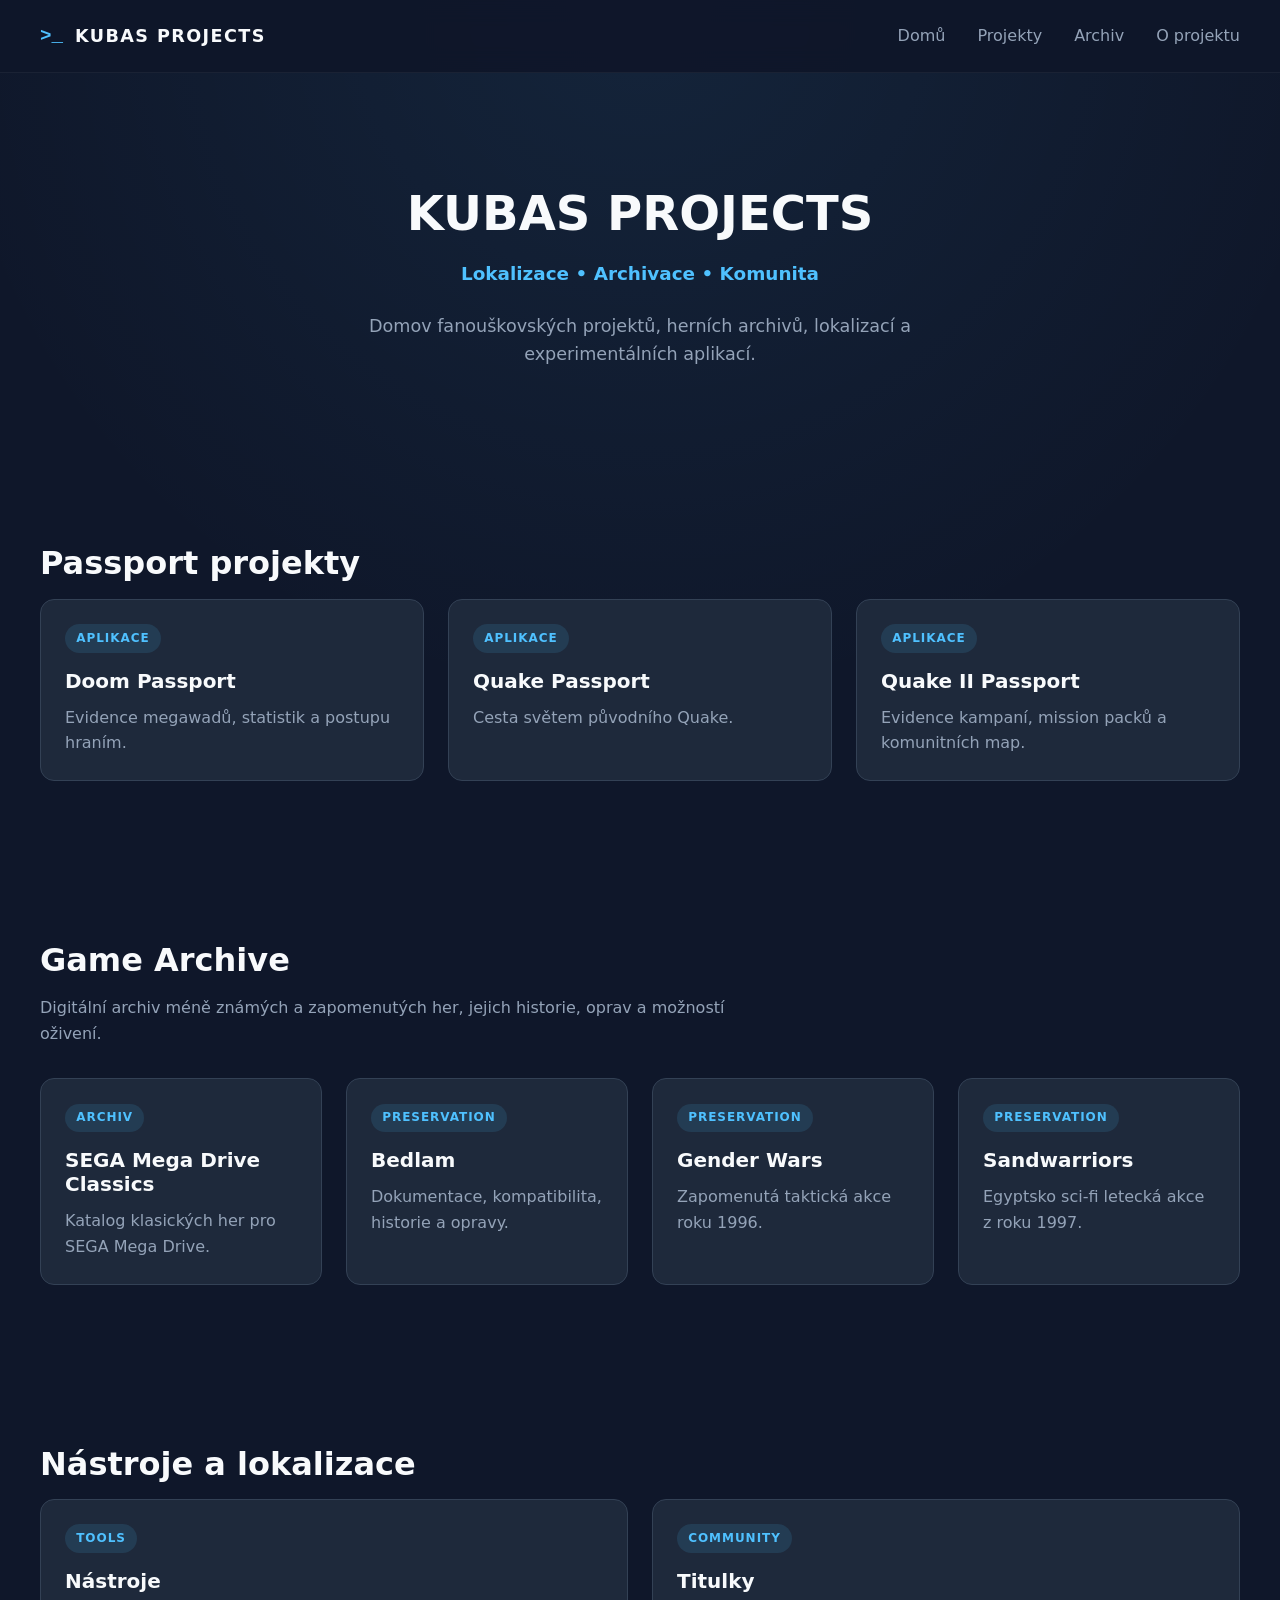
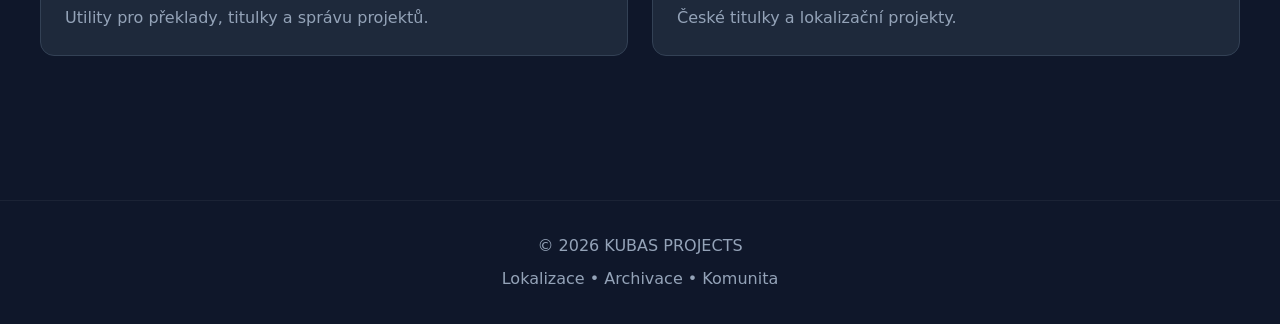
<file: index.html>
<!DOCTYPE html>
<html lang="cs">
<head>
    <meta charset="UTF-8">
    <meta name="viewport" content="width=device-width, initial-scale=1.0">
    <title>KUBAS PROJECTS</title>

    <meta name="description"
          content="Lokalizace, archivace a komunitní herní projekty.">

    <link rel="stylesheet" href="css/style.css">
</head>
<body>

<header class="site-header">

    <div class="container">

        <a href="/" class="logo">
            <span class="logo-symbol">&gt;_</span>
            <span class="logo-text">KUBAS PROJECTS</span>
        </a>

        <nav class="main-nav">
            <a href="/">Domů</a>
            <a href="#projects">Projekty</a>
            <a href="#archive">Archiv</a>
            <a href="about/">O projektu</a>
        </nav>

    </div>

</header>

<main>

    <section class="hero">

        <div class="container">

            <h1>KUBAS PROJECTS</h1>

            <p class="tagline">
                Lokalizace • Archivace • Komunita
            </p>

            <p class="hero-text">
                Domov fanouškovských projektů, herních archivů,
                lokalizací a experimentálních aplikací.
            </p>

        </div>

    </section>

    <section id="projects" class="section">

        <div class="container">

            <h2>Passport projekty</h2>

            <div class="project-grid">

                <a href="doom-passport/" class="project-card">

                    <div class="project-type">
                        APLIKACE
                    </div>

                    <h3>Doom Passport</h3>

                    <p>
                        Evidence megawadů, statistik
                        a postupu hraním.
                    </p>

                </a>

                <a href="quake-passport/" class="project-card">

                    <div class="project-type">
                        APLIKACE
                    </div>

                    <h3>Quake Passport</h3>

                    <p>
                        Cesta světem původního Quake.
                    </p>

                </a>

                <a href="quake2-passport/" class="project-card">

                    <div class="project-type">
                        APLIKACE
                    </div>

                    <h3>Quake II Passport</h3>

                    <p>
                        Evidence kampaní, mission packů
                        a komunitních map.
                    </p>

                </a>

            </div>

        </div>

    </section>

    <section id="archive" class="section">

        <div class="container">

            <h2>Game Archive</h2>

            <p class="section-description">
                Digitální archiv méně známých a zapomenutých her,
                jejich historie, oprav a možností oživení.
            </p>

            <div class="project-grid">

                <a href="sega-archive/" class="project-card">

                    <div class="project-type">
                        ARCHIV
                    </div>

                    <h3>SEGA Mega Drive Classics</h3>

                    <p>
                        Katalog klasických her pro SEGA Mega Drive.
                    </p>

                </a>

                <div class="project-card">

                    <div class="project-type">
                        PRESERVATION
                    </div>

                    <h3>Bedlam</h3>

                    <p>
                        Dokumentace, kompatibilita,
                        historie a opravy.
                    </p>

                </div>

                <div class="project-card">

                    <div class="project-type">
                        PRESERVATION
                    </div>

                    <h3>Gender Wars</h3>

                    <p>
                        Zapomenutá taktická akce roku 1996.
                    </p>

                </div>

                <div class="project-card">

                    <div class="project-type">
                        PRESERVATION
                    </div>

                    <h3>Sandwarriors</h3>

                    <p>
                        Egyptsko sci-fi letecká akce z roku 1997.
                    </p>

                </div>

            </div>

        </div>

    </section>

    <section class="section">

        <div class="container">

            <h2>Nástroje a lokalizace</h2>

            <div class="project-grid">

                <a href="tools/" class="project-card">

                    <div class="project-type">
                        TOOLS
                    </div>

                    <h3>Nástroje</h3>

                    <p>
                        Utility pro překlady, titulky
                        a správu projektů.
                    </p>

                </a>

                <a href="subtitles/" class="project-card">

                    <div class="project-type">
                        COMMUNITY
                    </div>

                    <h3>Titulky</h3>

                    <p>
                        České titulky a lokalizační projekty.
                    </p>

                </a>

            </div>

        </div>

    </section>

</main>

<footer class="site-footer">

    <div class="container">

        <p>
            © 2026 KUBAS PROJECTS
        </p>

        <p>
            Lokalizace • Archivace • Komunita
        </p>

    </div>

</footer>

</body>
</html>
</file>
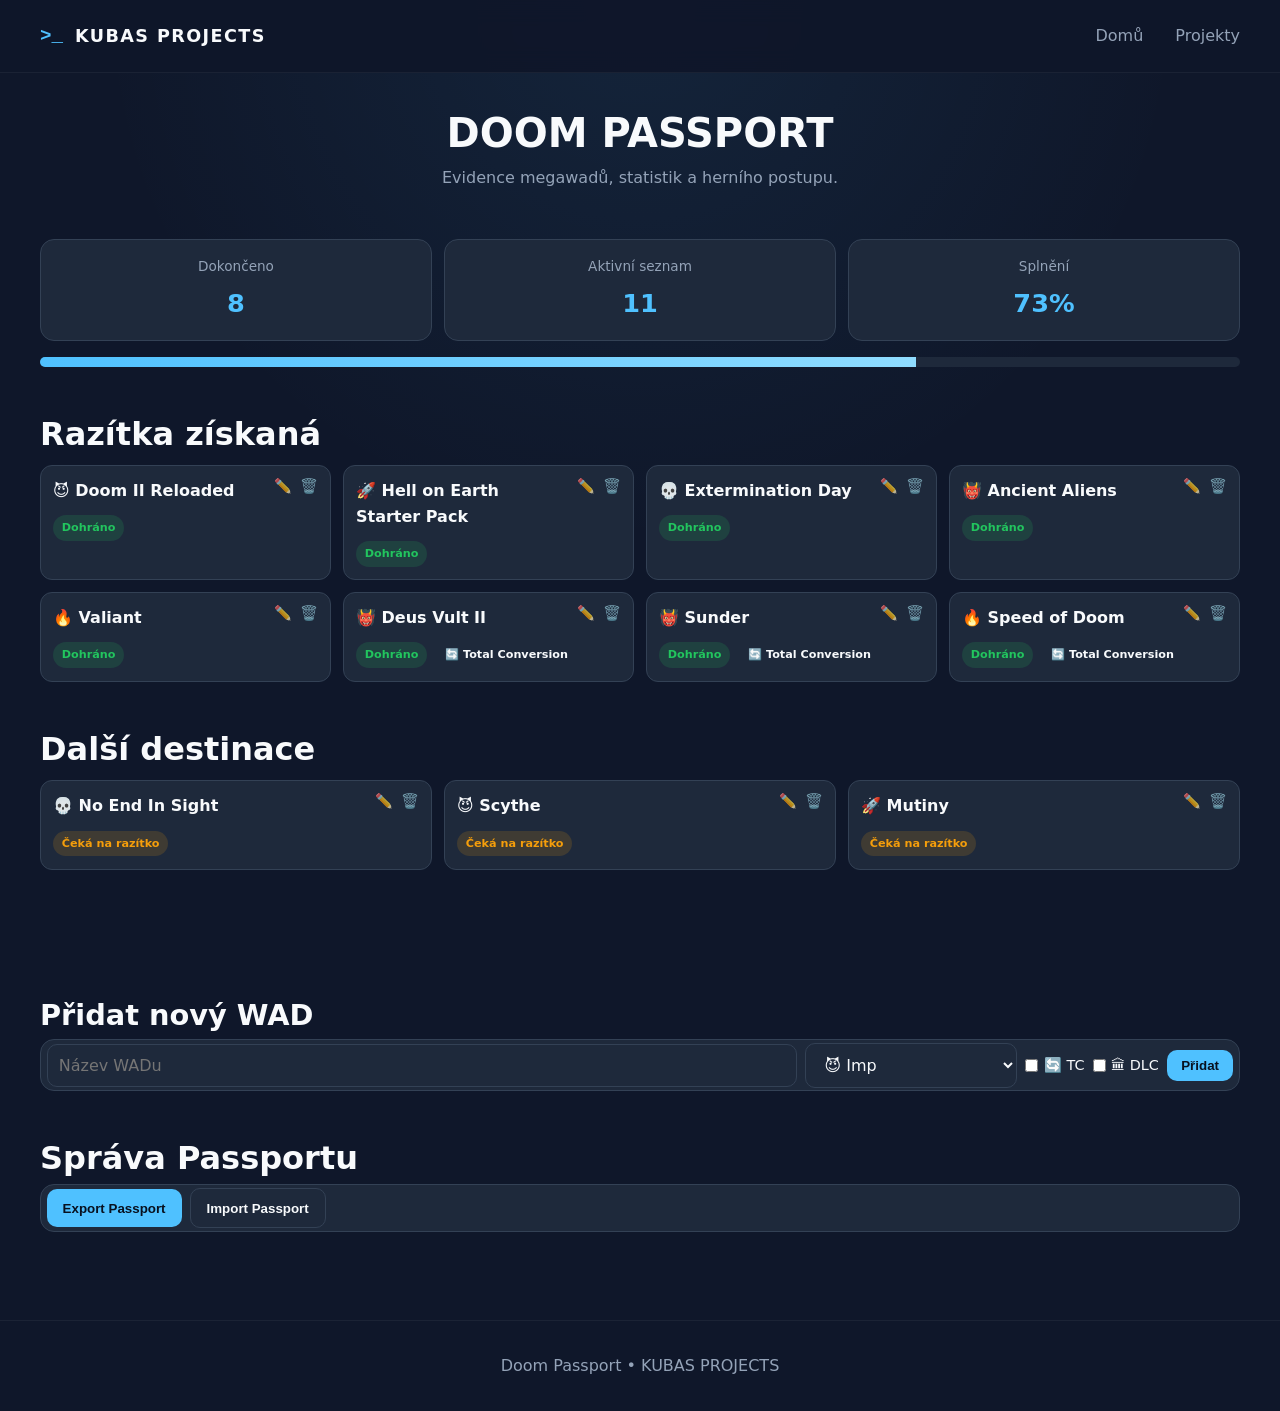
<file: doom-passport/index.html>
<!DOCTYPE html>
<html lang="cs">
<head>
    <meta charset="UTF-8">
    <meta name="viewport" content="width=device-width, initial-scale=1.0">
    <title>Doom Passport | KUBAS PROJECTS</title>

    <link rel="stylesheet" href="../css/style.css">
    <link rel="stylesheet" href="../css/passport.css">
</head>

<body>

<header class="site-header">

    <div class="container">

        <a href="../" class="logo">
            <span class="logo-symbol">>_</span>
            <span class="logo-text">
                KUBAS PROJECTS
            </span>
        </a>

        <nav class="main-nav">
            <a href="../">Domů</a>
            <a href="../#projects">Projekty</a>
        </nav>

    </div>

</header>

<main>

    <section class="passport-hero">

        <div class="container">

            <h1>DOOM PASSPORT</h1>

            <p>
                Evidence megawadů, statistik a herního postupu.
            </p>

        </div>

    </section>

    <section class="section">

        <div class="container">

            <div class="passport-stats">

                <div class="stat-card">

                    <span class="stat-label">
                        Dokončeno
                    </span>

                    <div
                        class="stat-value"
                        id="completed-count">

                        0

                    </div>

                </div>

                <div class="stat-card">

                    <span class="stat-label">
                        Aktivní seznam
                    </span>

                    <div
                        class="stat-value"
                        id="active-count">

                        0

                    </div>

                </div>

                <div class="stat-card">

                    <span class="stat-label">
                        Splnění
                    </span>

                    <div
                        class="stat-value"
                        id="progress-percent">

                        0%

                    </div>

                </div>

            </div>

            <div class="progress-bar">

                <div
                    class="progress-fill"
                    id="progress-fill">
                </div>

            </div>

        </div>

    </section>

    <section class="section">

        <div class="container">

            <h2>Razítka získaná</h2>

            <div
                id="completed-list"
                class="wad-list">
            </div>

        </div>

    </section>

    <section class="section">

        <div class="container">

            <h2>Další destinace</h2>

            <div
                id="pending-list"
                class="wad-list">
            </div>

        </div>

    </section>

    <section class="section utility-section">

        <div class="container">

            <h2>Přidat nový WAD</h2>

            <div class="add-form">

                <input
                    id="newName"
                    placeholder="Název WADu">

                <select id="newIcon">

                    <option value="😈">😈 Imp</option>
                    <option value="👹">👹 Cyberdemon</option>
                    <option value="💀">💀 Lost Soul</option>
                    <option value="🚀">🚀 Rocket Launcher</option>
                    <option value="🔫">🔫 Chaingun</option>
                    <option value="⚙️">⚙️ UAC</option>

                </select>

                    <label class="tag-option">

                        <input
                            type="checkbox"
                            id="newTotalConversion">

                        🔄 TC

                    </label>

                    <label class="tag-option">

                        <input
                            type="checkbox"
                            id="newOfficialDlc">

                        🏛 DLC

                    </label>

                <button
                    class="button"
                    id="addWadButton">

                    Přidat

                </button>

                <button
                    class="button button-secondary"
                    id="cancelEditButton"
                    style="display:none;">

                    Zrušit

                </button>

            </div>

        </div>

    </section>

    <section class="section">

        <div class="container">

            <h2>Správa Passportu</h2>

            <div class="add-form">

                <button
                    class="button"
                    id="exportButton">

                    Export Passport

                </button>

                <input
                    type="file"
                    id="importFile"
                    accept=".json"
                    style="display:none;">

                <button
                    class="button button-secondary"
                    id="importButton">

                    Import Passport

                </button>

            </div>

        </div>

    </section>

</main>

<footer class="site-footer">

    <div class="container">

        <p>
            Doom Passport • KUBAS PROJECTS
        </p>

    </div>

</footer>

<script src="app.js"></script>

</body>
</html>
</file>
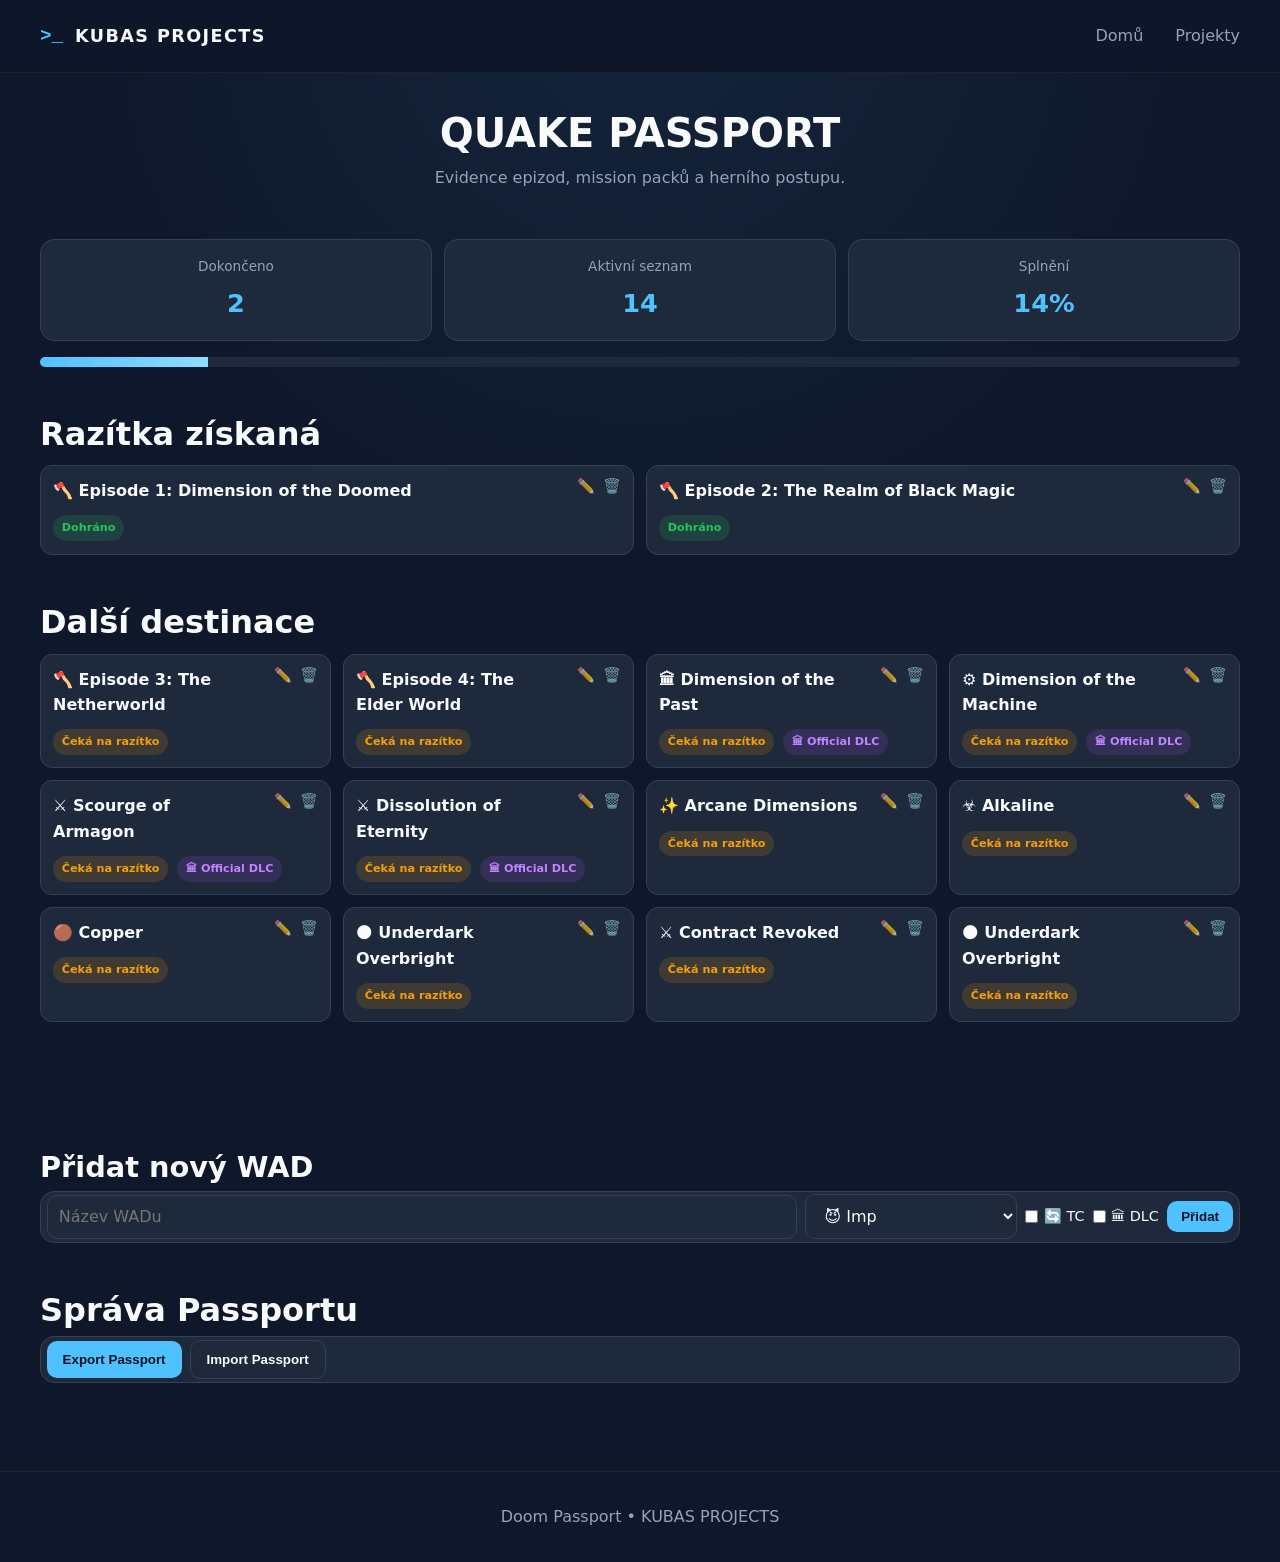
<file: quake-passport/index.html>
<!DOCTYPE html>
<html lang="cs">
<head>
    <meta charset="UTF-8">
    <meta name="viewport" content="width=device-width, initial-scale=1.0">
    <title>Quake Passport | KUBAS PROJECTS</title>

    <link rel="stylesheet" href="../css/style.css">
    <link rel="stylesheet" href="../css/passport.css">
</head>

<body>

<header class="site-header">

    <div class="container">

        <a href="../" class="logo">
            <span class="logo-symbol">>_</span>
            <span class="logo-text">
                KUBAS PROJECTS
            </span>
        </a>

        <nav class="main-nav">
            <a href="../">Domů</a>
            <a href="../#projects">Projekty</a>
        </nav>

    </div>

</header>

<main>

    <section class="passport-hero">

        <div class="container">

            <h1>QUAKE PASSPORT</h1>

            <p>
                Evidence epizod, mission packů a herního postupu.
            </p>

        </div>

    </section>

    <section class="section">

        <div class="container">

            <div class="passport-stats">

                <div class="stat-card">

                    <span class="stat-label">
                        Dokončeno
                    </span>

                    <div
                        class="stat-value"
                        id="completed-count">

                        0

                    </div>

                </div>

                <div class="stat-card">

                    <span class="stat-label">
                        Aktivní seznam
                    </span>

                    <div
                        class="stat-value"
                        id="active-count">

                        0

                    </div>

                </div>

                <div class="stat-card">

                    <span class="stat-label">
                        Splnění
                    </span>

                    <div
                        class="stat-value"
                        id="progress-percent">

                        0%

                    </div>

                </div>

            </div>

            <div class="progress-bar">

                <div
                    class="progress-fill"
                    id="progress-fill">
                </div>

            </div>

        </div>

    </section>

    <section class="section">

        <div class="container">

            <h2>Razítka získaná</h2>

            <div
                id="completed-list"
                class="wad-list">
            </div>

        </div>

    </section>

    <section class="section">

        <div class="container">

            <h2>Další destinace</h2>

            <div
                id="pending-list"
                class="wad-list">
            </div>

        </div>

    </section>

    <section class="section utility-section">

        <div class="container">

            <h2>Přidat nový WAD</h2>

            <div class="add-form">

                <input
                    id="newName"
                    placeholder="Název WADu">

                <select id="newIcon">

                    <option value="😈">😈 Imp</option>
                    <option value="👹">👹 Cyberdemon</option>
                    <option value="💀">💀 Lost Soul</option>
                    <option value="🚀">🚀 Rocket Launcher</option>
                    <option value="🔫">🔫 Chaingun</option>
                    <option value="⚙️">⚙️ UAC</option>

                </select>

                    <label class="tag-option">

                        <input
                            type="checkbox"
                            id="newTotalConversion">

                        🔄 TC

                    </label>

                    <label class="tag-option">

                        <input
                            type="checkbox"
                            id="newOfficialDlc">

                        🏛 DLC

                    </label>

                <button
                    class="button"
                    id="addWadButton">

                    Přidat

                </button>

                <button
                    class="button button-secondary"
                    id="cancelEditButton"
                    style="display:none;">

                    Zrušit

                </button>

            </div>

        </div>

    </section>

    <section class="section">

        <div class="container">

            <h2>Správa Passportu</h2>

            <div class="add-form">

                <button
                    class="button"
                    id="exportButton">

                    Export Passport

                </button>

                <input
                    type="file"
                    id="importFile"
                    accept=".json"
                    style="display:none;">

                <button
                    class="button button-secondary"
                    id="importButton">

                    Import Passport

                </button>

            </div>

        </div>

    </section>

</main>

<footer class="site-footer">

    <div class="container">

        <p>
            Doom Passport • KUBAS PROJECTS
        </p>

    </div>

</footer>

<script src="app.js"></script>

</body>
</html>
</file>
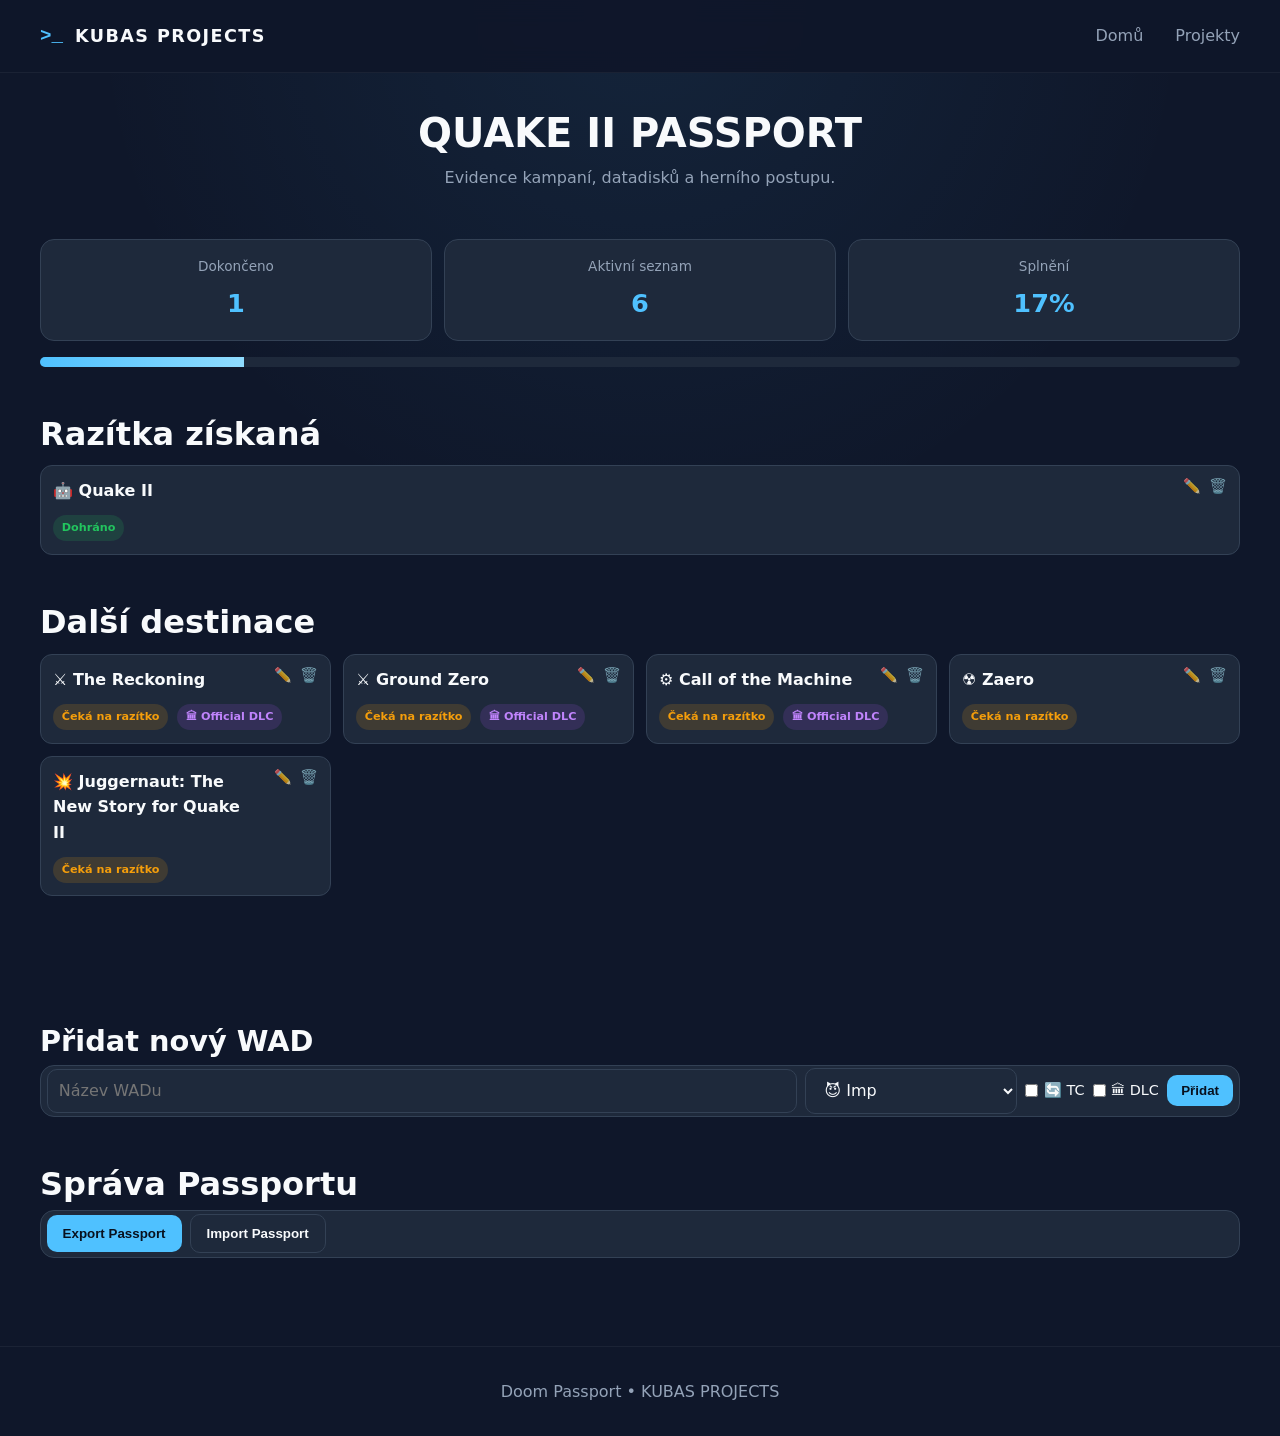
<file: quakeII-passport/index.html>
<!DOCTYPE html>
<html lang="cs">
<head>
    <meta charset="UTF-8">
    <meta name="viewport" content="width=device-width, initial-scale=1.0">
    <title>Quake II Passport | KUBAS PROJECTS</title>

    <link rel="stylesheet" href="../css/style.css">
    <link rel="stylesheet" href="../css/passport.css">
</head>

<body>

<header class="site-header">

    <div class="container">

        <a href="../" class="logo">
            <span class="logo-symbol">>_</span>
            <span class="logo-text">
                KUBAS PROJECTS
            </span>
        </a>

        <nav class="main-nav">
            <a href="../">Domů</a>
            <a href="../#projects">Projekty</a>
        </nav>

    </div>

</header>

<main>

    <section class="passport-hero">

        <div class="container">

            <h1>QUAKE II PASSPORT</h1>

            <p>
                Evidence kampaní, datadisků a herního postupu.
            </p>

        </div>

    </section>

    <section class="section">

        <div class="container">

            <div class="passport-stats">

                <div class="stat-card">

                    <span class="stat-label">
                        Dokončeno
                    </span>

                    <div
                        class="stat-value"
                        id="completed-count">

                        0

                    </div>

                </div>

                <div class="stat-card">

                    <span class="stat-label">
                        Aktivní seznam
                    </span>

                    <div
                        class="stat-value"
                        id="active-count">

                        0

                    </div>

                </div>

                <div class="stat-card">

                    <span class="stat-label">
                        Splnění
                    </span>

                    <div
                        class="stat-value"
                        id="progress-percent">

                        0%

                    </div>

                </div>

            </div>

            <div class="progress-bar">

                <div
                    class="progress-fill"
                    id="progress-fill">
                </div>

            </div>

        </div>

    </section>

    <section class="section">

        <div class="container">

            <h2>Razítka získaná</h2>

            <div
                id="completed-list"
                class="wad-list">
            </div>

        </div>

    </section>

    <section class="section">

        <div class="container">

            <h2>Další destinace</h2>

            <div
                id="pending-list"
                class="wad-list">
            </div>

        </div>

    </section>

    <section class="section utility-section">

        <div class="container">

            <h2>Přidat nový WAD</h2>

            <div class="add-form">

                <input
                    id="newName"
                    placeholder="Název WADu">

                <select id="newIcon">

                    <option value="😈">😈 Imp</option>
                    <option value="👹">👹 Cyberdemon</option>
                    <option value="💀">💀 Lost Soul</option>
                    <option value="🚀">🚀 Rocket Launcher</option>
                    <option value="🔫">🔫 Chaingun</option>
                    <option value="⚙️">⚙️ UAC</option>

                </select>

                    <label class="tag-option">

                        <input
                            type="checkbox"
                            id="newTotalConversion">

                        🔄 TC

                    </label>

                    <label class="tag-option">

                        <input
                            type="checkbox"
                            id="newOfficialDlc">

                        🏛 DLC

                    </label>

                <button
                    class="button"
                    id="addWadButton">

                    Přidat

                </button>

                <button
                    class="button button-secondary"
                    id="cancelEditButton"
                    style="display:none;">

                    Zrušit

                </button>

            </div>

        </div>

    </section>

    <section class="section">

        <div class="container">

            <h2>Správa Passportu</h2>

            <div class="add-form">

                <button
                    class="button"
                    id="exportButton">

                    Export Passport

                </button>

                <input
                    type="file"
                    id="importFile"
                    accept=".json"
                    style="display:none;">

                <button
                    class="button button-secondary"
                    id="importButton">

                    Import Passport

                </button>

            </div>

        </div>

    </section>

</main>

<footer class="site-footer">

    <div class="container">

        <p>
            Doom Passport • KUBAS PROJECTS
        </p>

    </div>

</footer>

<script src="app.js"></script>

</body>
</html>
</file>
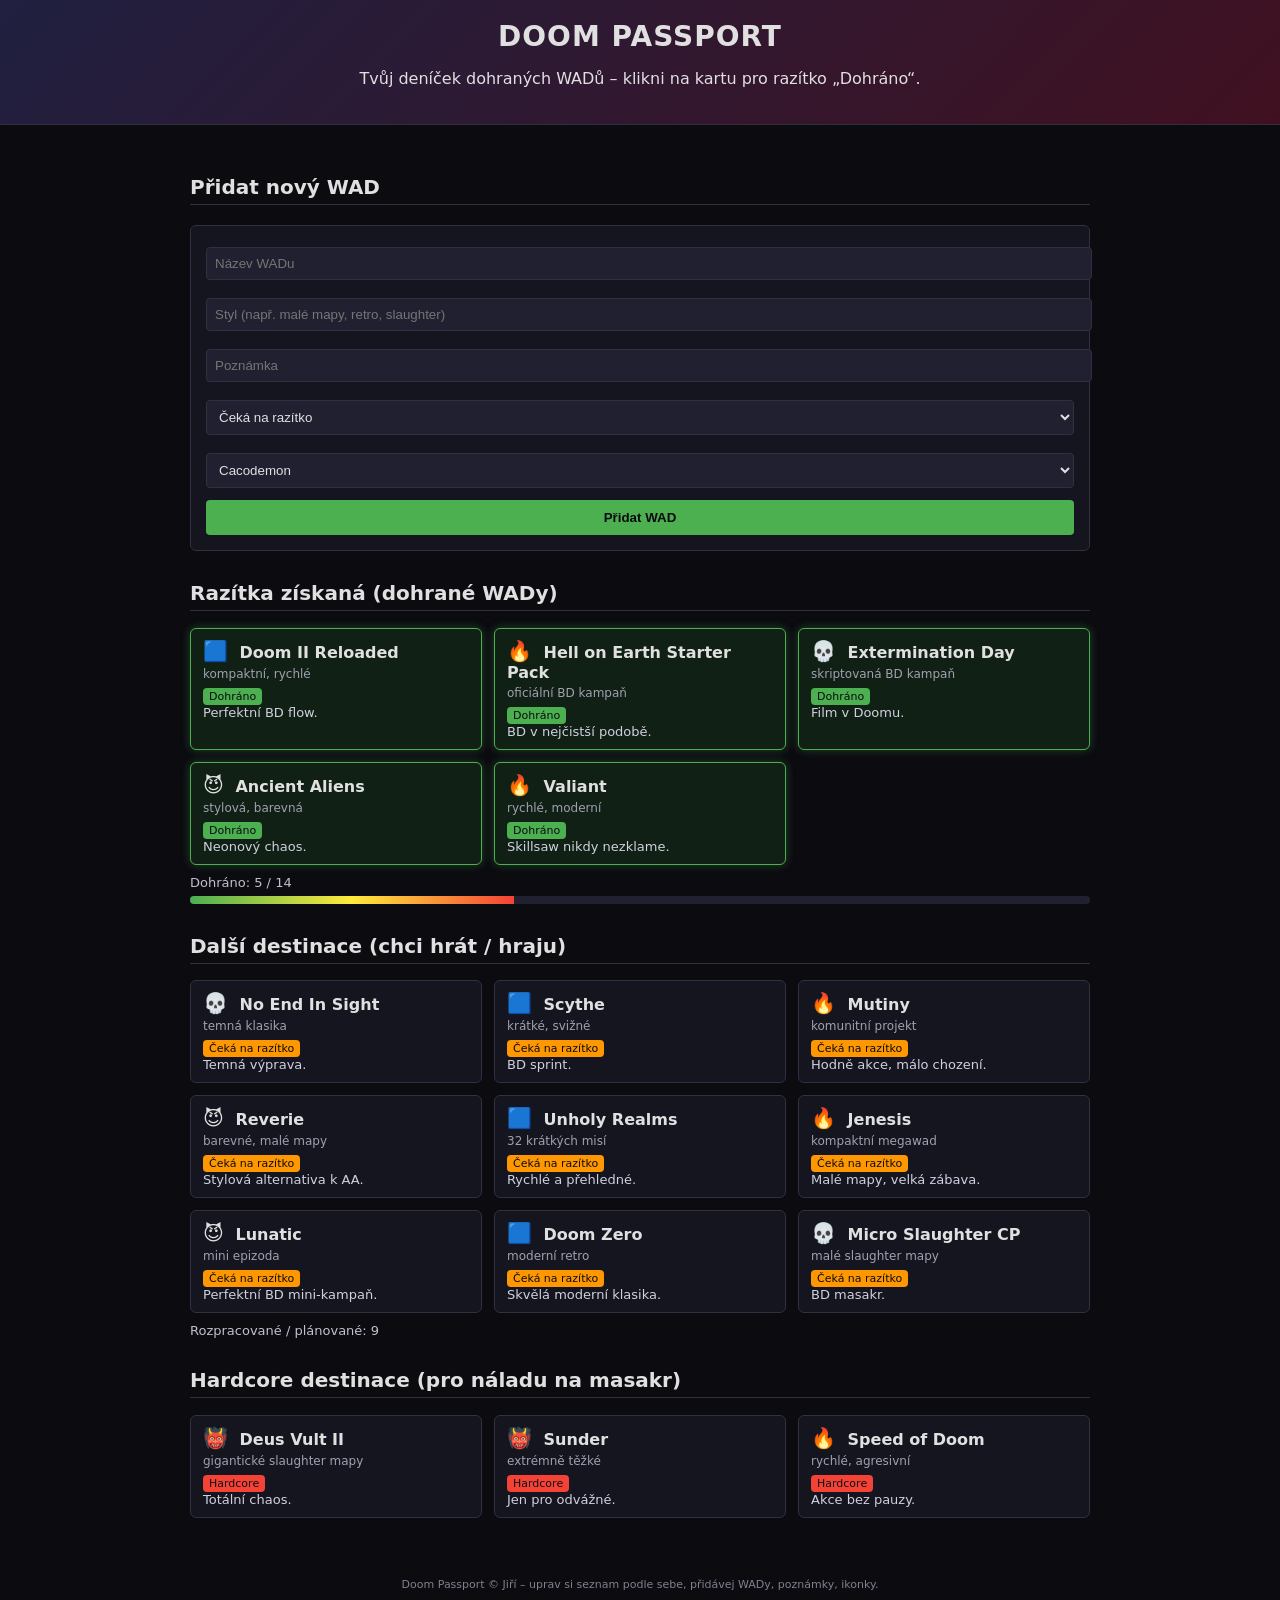
<file: Doom Passport.html>
<!DOCTYPE html>
<html lang="cs">
<head>
    <meta charset="UTF-8">
    <title>Doom Passport</title>
    <style>
        body {
            background: #0b0b10;
            color: #e0e0e0;
            font-family: system-ui, -apple-system, BlinkMacSystemFont, "Segoe UI", sans-serif;
            margin: 0;
            padding: 0;
        }

        header {
            padding: 20px;
            text-align: center;
            background: linear-gradient(135deg, #202040, #401020);
            border-bottom: 1px solid #303040;
        }

        h1 {
            margin: 0;
            font-size: 28px;
            letter-spacing: 1px;
        }

        h2 {
            margin-top: 30px;
            font-size: 20px;
            border-bottom: 1px solid #303040;
            padding-bottom: 5px;
        }

        main {
            max-width: 900px;
            margin: 0 auto;
            padding: 20px;
        }

        .section {
            margin-bottom: 30px;
        }

        .wad-list {
            display: grid;
            grid-template-columns: repeat(auto-fit, minmax(260px, 1fr));
            gap: 12px;
            margin-top: 10px;
        }

        .wad-card {
            background: #151520;
            border: 1px solid #303040;
            border-radius: 6px;
            padding: 10px 12px;
            cursor: pointer;
            transition: transform 0.1s ease, box-shadow 0.1s ease, border-color 0.1s ease;
        }

        .wad-card:hover {
            transform: translateY(-2px);
            box-shadow: 0 0 10px rgba(255, 80, 80, 0.25);
            border-color: #ff5050;
        }

        .wad-card.completed {
            background: #102015;
            border-color: #4caf50;
            box-shadow: 0 0 10px rgba(76, 175, 80, 0.35);
        }

        .wad-title {
            font-weight: 600;
            margin-bottom: 4px;
        }

        .wad-meta {
            font-size: 12px;
            color: #a0a0b0;
            margin-bottom: 4px;
        }

        .wad-note {
            font-size: 13px;
            color: #d0d0e0;
        }

        .wad-icon {
            font-size: 20px;
            margin-right: 6px;
        }

        .badge {
            display: inline-block;
            font-size: 11px;
            padding: 2px 6px;
            border-radius: 4px;
            margin-right: 4px;
        }

        .badge-completed {
            background: #4caf50;
            color: #0b0b10;
        }

        .badge-pending {
            background: #ff9800;
            color: #0b0b10;
        }

        .badge-hardcore {
            background: #f44336;
            color: #0b0b10;
        }

        .stats {
            margin-top: 10px;
            font-size: 13px;
            color: #c0c0d0;
        }

        .progress-bar {
            margin-top: 6px;
            width: 100%;
            height: 8px;
            background: #202030;
            border-radius: 4px;
            overflow: hidden;
        }

        .progress-fill {
            height: 100%;
            background: linear-gradient(90deg, #4caf50, #ffeb3b, #f44336);
            width: 0%;
            transition: width 0.2s ease;
        }

        footer {
            text-align: center;
            font-size: 11px;
            color: #808090;
            padding: 10px 0 16px;
        }

        /* Formulář */
        .add-form {
            background: #151520;
            border: 1px solid #303040;
            border-radius: 6px;
            padding: 15px;
            margin-top: 20px;
        }

        .add-form input, .add-form select {
            width: 100%;
            padding: 8px;
            margin-top: 6px;
            margin-bottom: 12px;
            background: #202030;
            border: 1px solid #303040;
            color: #e0e0e0;
            border-radius: 4px;
        }

        .add-form button {
            width: 100%;
            padding: 10px;
            background: #4caf50;
            border: none;
            border-radius: 4px;
            color: #0b0b10;
            font-weight: bold;
            cursor: pointer;
        }

        .add-form button:hover {
            background: #66d366;
        }
    </style>
</head>
<body>
<header>
    <h1>DOOM PASSPORT</h1>
    <p>Tvůj deníček dohraných WADů – klikni na kartu pro razítko „Dohráno“.</p>
</header>

<main>

    <!-- Formulář pro přidání WADu -->
    <section class="section">
        <h2>Přidat nový WAD</h2>
        <div class="add-form">
            <input id="newName" placeholder="Název WADu">
            <input id="newStyle" placeholder="Styl (např. malé mapy, retro, slaughter)">
            <input id="newNote" placeholder="Poznámka">
            <select id="newStatus">
                <option value="pending">Čeká na razítko</option>
                <option value="completed">Dohráno</option>
                <option value="hardcore">Hardcore</option>
            </select>
            <select id="newIcon">
                <option value="😈">Cacodemon</option>
                <option value="🔥">Revenant</option>
                <option value="💀">Baron</option>
                <option value="👹">Cyberdemon</option>
                <option value="🟦">Imp</option>
            </select>
            <button onclick="addWad()">Přidat WAD</button>
        </div>
    </section>

    <section class="section">
        <h2>Razítka získaná (dohrané WADy)</h2>
        <div class="wad-list" id="completed-list"></div>
        <div class="stats" id="completed-stats"></div>
        <div class="progress-bar">
            <div class="progress-fill" id="completed-progress"></div>
        </div>
    </section>

    <section class="section">
        <h2>Další destinace (chci hrát / hraju)</h2>
        <div class="wad-list" id="pending-list"></div>
        <div class="stats" id="pending-stats"></div>
    </section>

    <section class="section">
        <h2>Hardcore destinace (pro náladu na masakr)</h2>
        <div class="wad-list" id="hardcore-list"></div>
    </section>

</main>

<footer>
    Doom Passport &copy; Jiří – uprav si seznam podle sebe, přidávej WADy, poznámky, ikonky.
</footer>

<script>
    // -------------------------------
    // 1) ZÁKLADNÍ SEZNAM WADŮ
    // -------------------------------
    let wads = [
        { name: "Doom II Reloaded", status: "completed", style: "kompaktní, rychlé", note: "Perfektní BD flow.", icon: "🟦" },
        { name: "Hell on Earth Starter Pack", status: "completed", style: "oficiální BD kampaň", note: "BD v nejčistší podobě.", icon: "🔥" },
        { name: "Extermination Day", status: "completed", style: "skriptovaná BD kampaň", note: "Film v Doomu.", icon: "💀" },
        { name: "Ancient Aliens", status: "completed", style: "stylová, barevná", note: "Neonový chaos.", icon: "😈" },
        { name: "Valiant", status: "completed", style: "rychlé, moderní", note: "Skillsaw nikdy nezklame.", icon: "🔥" },

        { name: "No End In Sight", status: "pending", style: "temná klasika", note: "Temná výprava.", icon: "💀" },
        { name: "Scythe", status: "pending", style: "krátké, svižné", note: "BD sprint.", icon: "🟦" },
        { name: "Mutiny", status: "pending", style: "komunitní projekt", note: "Hodně akce, málo chození.", icon: "🔥" },
        { name: "Reverie", status: "pending", style: "barevné, malé mapy", note: "Stylová alternativa k AA.", icon: "😈" },
        { name: "Unholy Realms", status: "pending", style: "32 krátkých misí", note: "Rychlé a přehledné.", icon: "🟦" },
        { name: "Jenesis", status: "pending", style: "kompaktní megawad", note: "Malé mapy, velká zábava.", icon: "🔥" },
        { name: "Lunatic", status: "pending", style: "mini epizoda", note: "Perfektní BD mini-kampaň.", icon: "😈" },
        { name: "Doom Zero", status: "pending", style: "moderní retro", note: "Skvělá moderní klasika.", icon: "🟦" },
        { name: "Micro Slaughter CP", status: "pending", style: "malé slaughter mapy", note: "BD masakr.", icon: "💀" },

        { name: "Deus Vult II", status: "hardcore", style: "gigantické slaughter mapy", note: "Totální chaos.", icon: "👹" },
        { name: "Sunder", status: "hardcore", style: "extrémně těžké", note: "Jen pro odvážné.", icon: "👹" },
        { name: "Speed of Doom", status: "hardcore", style: "rychlé, agresivní", note: "Akce bez pauzy.", icon: "🔥" }
    ];

    // -------------------------------
    // 2) NAČTENÍ STAVU Z LOCALSTORAGE
    // -------------------------------
    function loadState() {
        const saved = localStorage.getItem("doomPassport");
        if (saved) {
            wads = JSON.parse(saved);
        }
    }

    // -------------------------------
    // 3) ULOŽENÍ STAVU DO LOCALSTORAGE
    // -------------------------------
    function saveState() {
        localStorage.setItem("doomPassport", JSON.stringify(wads));
    }

    // -------------------------------
    // 4) PŘIDÁNÍ NOVÉHO WADU
    // -------------------------------
    function addWad() {
        const name = document.getElementById("newName").value.trim();
        const style = document.getElementById("newStyle").value.trim();
        const note = document.getElementById("newNote").value.trim();
        const status = document.getElementById("newStatus").value;
        const icon = document.getElementById("newIcon").value;

        if (!name) return alert("Zadej název WADu.");

        wads.push({ name, style, note, status, icon });
        saveState();
        renderPassport();

        document.getElementById("newName").value = "";
        document.getElementById("newStyle").value = "";
        document.getElementById("newNote").value = "";
    }

    // -------------------------------
    // 5) RENDER PASSPORTU
    // -------------------------------
    function renderPassport() {
        const completedList = document.getElementById("completed-list");
        const pendingList = document.getElementById("pending-list");
        const hardcoreList = document.getElementById("hardcore-list");

        completedList.innerHTML = "";
        pendingList.innerHTML = "";
        hardcoreList.innerHTML = "";

        let completedCount = 0;
        let totalTrackable = 0;

        wads.forEach((wad, index) => {
            const card = document.createElement("div");
            card.className = "wad-card";
            card.dataset.index = index;

            if (wad.status === "completed") {
                card.classList.add("completed");
            }

            const title = document.createElement("div");
            title.className = "wad-title";
            title.innerHTML = `<span class="wad-icon">${wad.icon}</span> ${wad.name}`;

            const meta = document.createElement("div");
            meta.className = "wad-meta";
            meta.textContent = wad.style;

            const note = document.createElement("div");
            note.className = "wad-note";
            note.textContent = wad.note;

            const badge = document.createElement("span");
            badge.className = "badge";

            if (wad.status === "completed") {
                badge.classList.add("badge-completed");
                badge.textContent = "Dohráno";
            } else if (wad.status === "pending") {
                badge.classList.add("badge-pending");
                badge.textContent = "Čeká na razítko";
            } else {
                badge.classList.add("badge-hardcore");
                badge.textContent = "Hardcore";
            }

            card.appendChild(title);
            card.appendChild(meta);
            card.appendChild(badge);
            card.appendChild(note);

            // Klikání jen pro completed/pending
            if (wad.status !== "hardcore") {
                card.addEventListener("click", () => {
                    wads[index].status =
                        wads[index].status === "completed" ? "pending" : "completed";
                    saveState();
                    renderPassport();
                });
            }

            if (wad.status === "completed") {
                completedList.appendChild(card);
                completedCount++;
                totalTrackable++;
            } else if (wad.status === "pending") {
                pendingList.appendChild(card);
                totalTrackable++;
            } else {
                hardcoreList.appendChild(card);
            }
        });

        // Statistika
        const completedStats = document.getElementById("completed-stats");
        const pendingStats = document.getElementById("pending-stats");
        const progressFill = document.getElementById("completed-progress");

        completedStats.textContent = `Dohráno: ${completedCount} / ${totalTrackable}`;
        pendingStats.textContent = `Rozpracované / plánované: ${totalTrackable - completedCount}`;

        const progress = totalTrackable > 0 ? (completedCount / totalTrackable) * 100 : 0;
        progressFill.style.width = `${progress.toFixed(0)}%`;
    }

    // -------------------------------
    // 6) START
    // -------------------------------
    loadState();
    renderPassport();
</script>
</body>
</html>
</file>
<file: css/style.css>
/* ==================================================
   KUBAS PROJECTS
   Global Stylesheet
   ================================================== */

:root{

    --bg: #0f172a;
    --bg-secondary: #111c34;

    --panel: #1e293b;
    --panel-hover: #273549;

    --border: #334155;

    --text: #f8fafc;
    --text-muted: #94a3b8;

    --cyan: #4FC1FF;
    --cyan-hover: #78d3ff;

    --success: #22c55e;
    --warning: #f59e0b;
    --danger: #ef4444;

    --shadow:
        0 0 20px rgba(79,193,255,.08);

    --radius: 14px;

    --container: 1200px;
}

/* ==================================================
   RESET
   ================================================== */

*{
    margin:0;
    padding:0;
    box-sizing:border-box;
}

html{
    scroll-behavior:smooth;
}

body{

    background:
        radial-gradient(
            circle at top,
            rgba(79,193,255,.08),
            transparent 35%
        ),
        var(--bg);

    color:var(--text);

    font-family:
        "Segoe UI",
        system-ui,
        sans-serif;

    line-height:1.6;

    min-height:100vh;
}

/* ==================================================
   TYPOGRAPHY
   ================================================== */

h1,
h2,
h3,
h4{
    line-height:1.2;
    font-weight:700;
}

h1{
    font-size:3rem;
}

h2{
    font-size:2rem;
    margin-bottom:1rem;
}

h3{
    font-size:1.25rem;
}

p{
    color:var(--text-muted);
}

a{
    color:var(--cyan);
    text-decoration:none;
}

a:hover{
    color:var(--cyan-hover);
}

/* ==================================================
   LAYOUT
   ================================================== */

.container{
    width:min(100% - 2rem, var(--container));
    margin-inline:auto;
}

.section{
    padding:5rem 0;
}

/* ==================================================
   HEADER
   ================================================== */

.site-header{

    position:sticky;
    top:0;
    z-index:1000;

    background:
        rgba(15,23,42,.95);

    backdrop-filter:blur(12px);

    border-bottom:
        1px solid rgba(255,255,255,.05);
}

.site-header .container{

    display:flex;

    justify-content:space-between;

    align-items:center;

    min-height:72px;
}

.logo{

    display:flex;

    align-items:center;

    gap:.75rem;

    font-weight:700;

    font-size:1.1rem;

    color:var(--text);
}

.logo:hover{
    color:var(--text);
}

.logo-symbol{

    color:var(--cyan);

    font-family:
      Consolas,
      monospace;

    font-size:1.2rem;
}

.logo-text{
    letter-spacing:.08em;
}

/* ==================================================
   NAVIGATION
   ================================================== */

.main-nav{

    display:flex;

    gap:2rem;
}

.main-nav a{

    color:var(--text-muted);

    transition:.2s;
}

.main-nav a:hover{

    color:var(--cyan);
}

/* ==================================================
   HERO
   ================================================== */

.hero{

    padding:
        7rem 0
        6rem 0;

    text-align:center;
}

.hero h1{

    margin-bottom:1rem;
}

.tagline{

    color:var(--cyan);

    font-size:1.15rem;

    margin-bottom:1.5rem;

    font-weight:600;
}

.hero-text{

    max-width:700px;

    margin:0 auto;

    font-size:1.1rem;
}

/* ==================================================
   SECTIONS
   ================================================== */

.section-description{

    margin-bottom:2rem;

    max-width:700px;
}

/* ==================================================
   PROJECT GRID
   ================================================== */

.project-grid{

    display:grid;

    grid-template-columns:
        repeat(
            auto-fit,
            minmax(280px,1fr)
        );

    gap:1.5rem;
}

/* ==================================================
   CARDS
   ================================================== */

.project-card{

    background:var(--panel);

    border:
        1px solid var(--border);

    border-radius:
        var(--radius);

    padding:1.5rem;

    transition:
       transform .2s,
       border-color .2s,
       background .2s;

    display:block;
}

.project-card:hover{

    transform:
        translateY(-4px);

    border-color:
        var(--cyan);

    background:
        var(--panel-hover);

    box-shadow:
        var(--shadow);
}

.project-card h3{

    color:var(--text);

    margin-bottom:.75rem;
}

.project-type{

    display:inline-block;

    padding:
        .3rem .7rem;

    margin-bottom:1rem;

    border-radius:999px;

    font-size:.75rem;

    font-weight:700;

    letter-spacing:.08em;

    color:var(--cyan);

    background:
      rgba(79,193,255,.12);
}

/* ==================================================
   BUTTONS
   ================================================== */

.button{

    display:inline-flex;

    align-items:center;

    justify-content:center;

    gap:.5rem;

    padding:
       .9rem 1.3rem;

    border:none;

    border-radius:10px;

    background:var(--cyan);

    color:#08111f;

    font-weight:700;

    cursor:pointer;

    transition:.2s;
}

.button:hover{

    background:
        var(--cyan-hover);

    transform:
        translateY(-2px);
}

.button-secondary{

    background:transparent;

    border:
       1px solid var(--border);

    color:var(--text);
}

.button-secondary:hover{

    border-color:
       var(--cyan);

    color:
       var(--cyan);
}

/* ==================================================
   FORMS
   ================================================== */

input,
select,
textarea{

    width:100%;

    padding:.85rem 1rem;

    border-radius:10px;

    border:
        1px solid var(--border);

    background:
        var(--panel);

    color:
        var(--text);

    font:inherit;
}

input:focus,
select:focus,
textarea:focus{

    outline:none;

    border-color:
       var(--cyan);
}

/* ==================================================
   TABLES
   ================================================== */

table{

    width:100%;

    border-collapse:collapse;

    margin-top:1rem;
}

th,
td{

    padding:1rem;

    text-align:left;

    border-bottom:
        1px solid var(--border);
}

th{

    color:var(--cyan);
}

/* ==================================================
   FOOTER
   ================================================== */

.site-footer{

    margin-top:4rem;

    border-top:
        1px solid rgba(255,255,255,.05);

    padding:2rem 0;

    text-align:center;

    color:var(--text-muted);
}

.site-footer p + p{

    margin-top:.5rem;
}

/* ==================================================
   STATUS COLORS
   ================================================== */

.success{
    color:var(--success);
}

.warning{
    color:var(--warning);
}

.danger{
    color:var(--danger);
}

/* ==================================================
   SCROLLBAR
   ================================================== */

::-webkit-scrollbar{
    width:10px;
}

::-webkit-scrollbar-track{
    background:var(--bg);
}

::-webkit-scrollbar-thumb{

    background:var(--panel-hover);

    border-radius:20px;
}

::-webkit-scrollbar-thumb:hover{

    background:var(--cyan);
}

/* ==================================================
   MOBILE
   ================================================== */

@media (max-width: 768px){

    h1{
        font-size:2.2rem;
    }

    h2{
        font-size:1.6rem;
    }

    .main-nav{

        gap:1rem;

        font-size:.9rem;
    }

    .hero{

        padding:
            5rem 0
            4rem;
    }

    .section{

        padding:
            3.5rem 0;
    }
}
</file>
<file: css/passport.css>
/* ==========================================
   PASSPORT FRAMEWORK
   ========================================== */

.passport-hero {

    padding: 2.25rem 0 1.5rem;

    text-align: center;

}

.passport-hero h1 {

    font-size: 2.5rem;

    margin-bottom: .5rem;

    color: var(--text);

}

.passport-hero p {

    max-width: 700px;

    margin: 0 auto;

}

/* ==========================================
   SECTIONS
   ========================================== */

.section {

    padding: 1.5rem 0;

}

.section h2 {

    margin-bottom: .4rem;

}

/* ==========================================
   STATS
   ========================================== */

.passport-stats {

    display: grid;

    grid-template-columns:
        repeat(auto-fit, minmax(180px, 1fr));

    gap: .75rem;

    margin-bottom: 1rem;

}

.stat-card {

    background: var(--panel);

    border: 1px solid var(--border);

    border-radius: var(--radius);

    padding: 1rem;

    text-align: center;

}

.stat-label {

    display: block;

    color: var(--text-muted);

    margin-bottom: .35rem;

    font-size: .85rem;

}

.stat-value {

    font-size: 1.6rem;

    font-weight: 700;

    color: var(--cyan);

}

/* ==========================================
   PROGRESS
   ========================================== */

.progress-bar {

    width: 100%;

    height: 10px;

    background: var(--panel);

    border-radius: 999px;

    overflow: hidden;

    margin-top: .75rem;

}

.progress-fill {

    height: 100%;

    width: 0;

    background:
        linear-gradient(
            90deg,
            var(--cyan),
            #8fdcff
        );

    transition: width .3s ease;

}

/* ==========================================
   WAD GRID
   ========================================== */

.wad-list {

    display: grid;

    grid-template-columns:
        repeat(
            auto-fit,
            minmax(240px, 1fr)
        );

    gap: .75rem;

    margin-top: .75rem;

}

/* ==========================================
   WAD CARD
   ========================================== */

.wad-card {

    background: var(--panel);

    border: 1px solid var(--border);

    border-radius: 12px;

    padding: .75rem;

    transition: .2s;

    position: relative;

    min-height: 90px;

    cursor: pointer;

}

.wad-card:hover {

    transform: translateY(-3px);

    border-color: var(--cyan);

    box-shadow: var(--shadow);

}

.wad-title {

    font-size: 1rem;

    font-weight: 600;

    color: var(--text);

    margin-bottom: .6rem;

    padding-right: 65px;

}

/* ==========================================
   BADGES
   ========================================== */

.badge {

    display: inline-block;

    padding: .25rem .55rem;

    border-radius: 999px;

    font-size: .7rem;

    font-weight: 700;

    margin-right: .25rem;

}

.badge-completed {

    background:
        rgba(34, 197, 94, .15);

    color: var(--success);

}

.badge-pending {

    background:
        rgba(245, 158, 11, .15);

    color: var(--warning);

}

.badge-tc {

    background:
        rgba(59,130,246,.15);

    color: #60a5fa;

}

.badge-dlc {

    background:
        rgba(168,85,247,.15);

    color: #c084fc;

}

/* ==========================================
   CARD ACTIONS
   ========================================== */

.card-actions {

    position: absolute;

    top: .75rem;

    right: .75rem;

    display: flex;

    gap: .5rem;

}

.edit-button,
.delete-button {

    border: none;

    background: transparent;

    color: var(--text-muted);

    cursor: pointer;

    font-size: .9rem;

    padding: 0;

    opacity: .7;

    transition: .2s;

}

.edit-button:hover {

    color: var(--cyan);

    opacity: 1;

    transform: scale(1.15);

}

.delete-button:hover {

    color: var(--danger);

    opacity: 1;

    transform: scale(1.15);

}

/* ==========================================
   FORM
   ========================================== */

.add-form {

    display: flex;

    gap: .5rem;

    align-items: center;

    background: var(--panel);

    border: 1px solid var(--border);

    border-radius: var(--radius);

    padding: .2rem .35rem;

}

.add-form input,
.add-form select {

    margin: 0;

    padding: .7rem .9rem;

}

.add-form input {

    flex: 4;

}

.add-form select {

    flex: 1;

    min-width: 170px;

}

.add-form button {

    width: auto;

    margin: 0;

    white-space: nowrap;

    padding: .7rem 1rem;

}

.tag-option {

    display: flex;

    align-items: center;

    gap: .35rem;

    white-space: nowrap;

    color: var(--text);

    font-size: .9rem;

}

.tag-option input {

    margin: 0;

}

/* ==========================================
   UTILITY SECTION
   ========================================== */

.utility-section {

    margin-top: 5rem;

}

.utility-section h2 {

    font-size: 1.8rem;

    margin-bottom: .4rem;

}

.utility-section .add-form {

    padding: .15rem .35rem;

}

.utility-section input {

    padding: .5rem .7rem;

}

.utility-section button {

    padding: .5rem .9rem;

}

/* ==========================================
   MOBILE
   ========================================== */

@media (max-width: 768px) {

    .passport-hero h1 {

        font-size: 2rem;

    }

    .wad-list {

        grid-template-columns: 1fr;

    }

    .add-form {

        flex-direction: column;

        align-items: stretch;

    }

    .add-form button {

        width: 100%;

    }

    .card-actions {

        gap: .75rem;

    }

}
</file>
